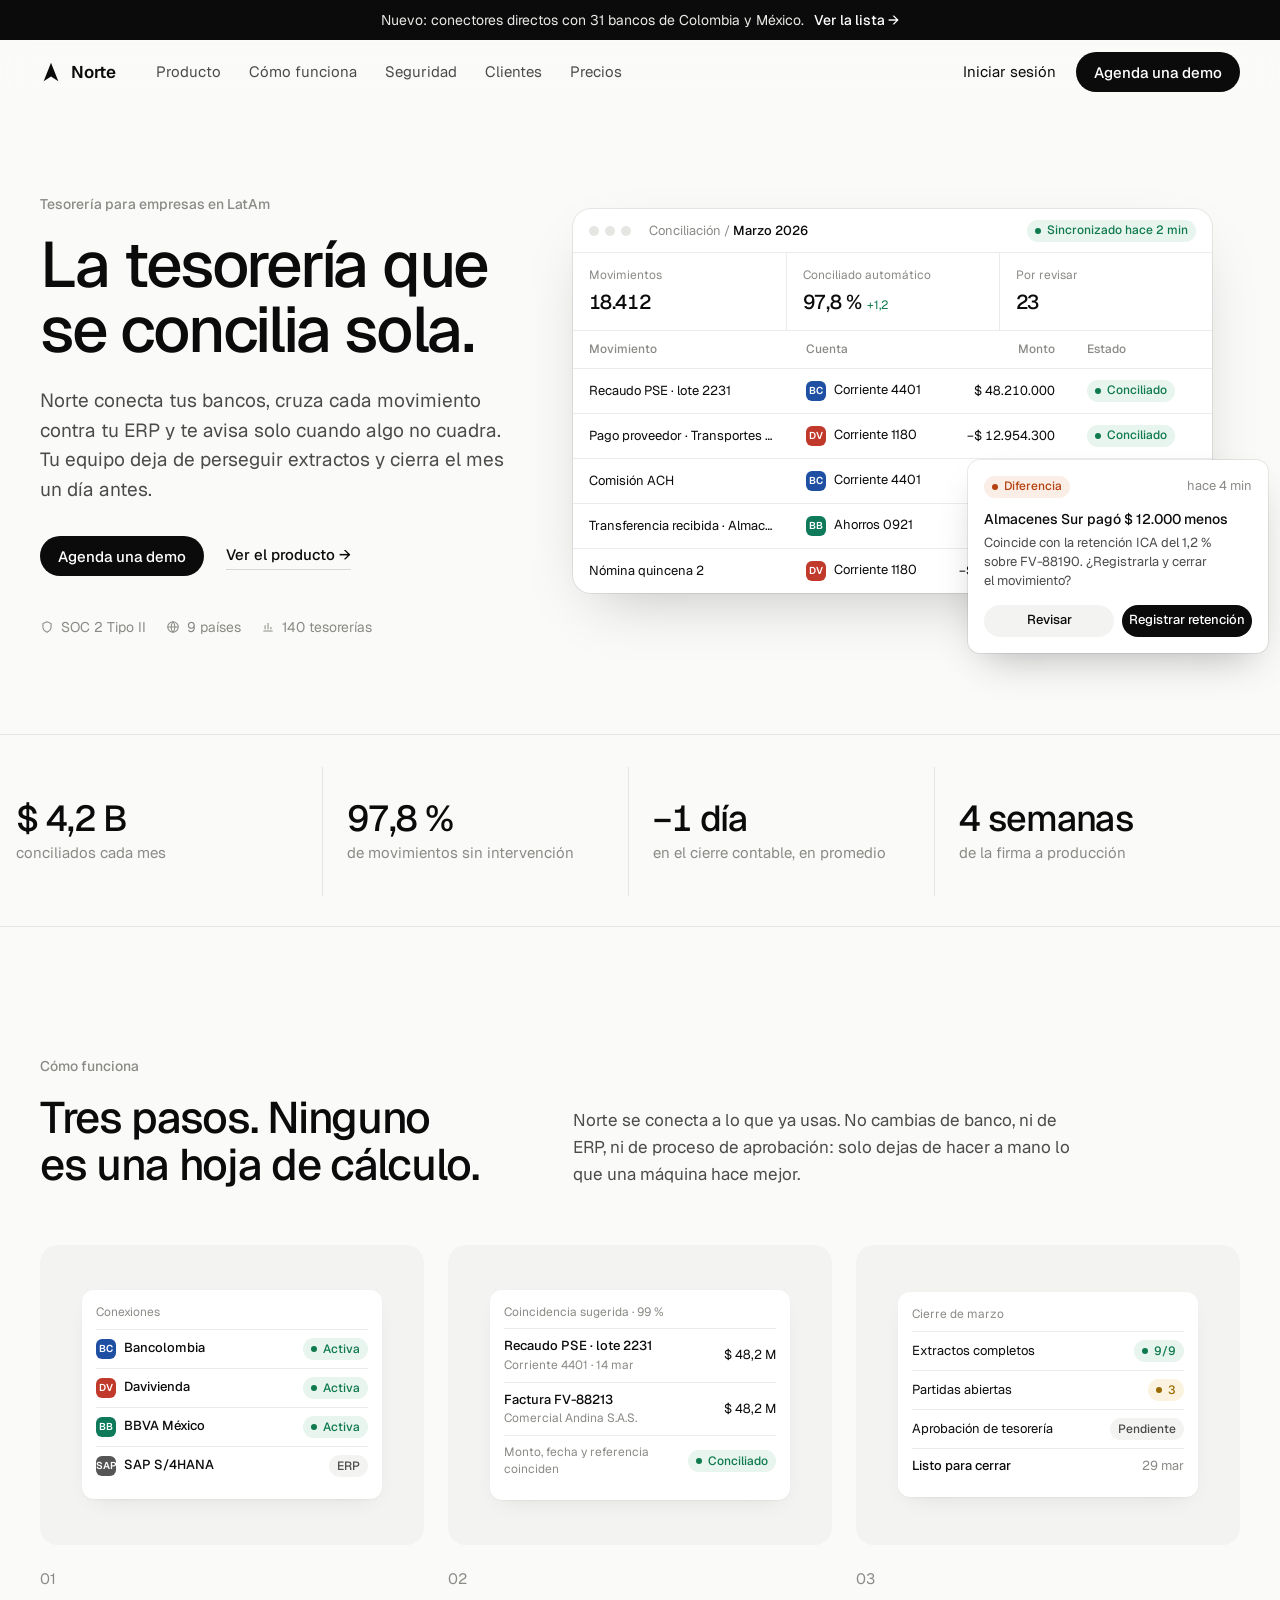
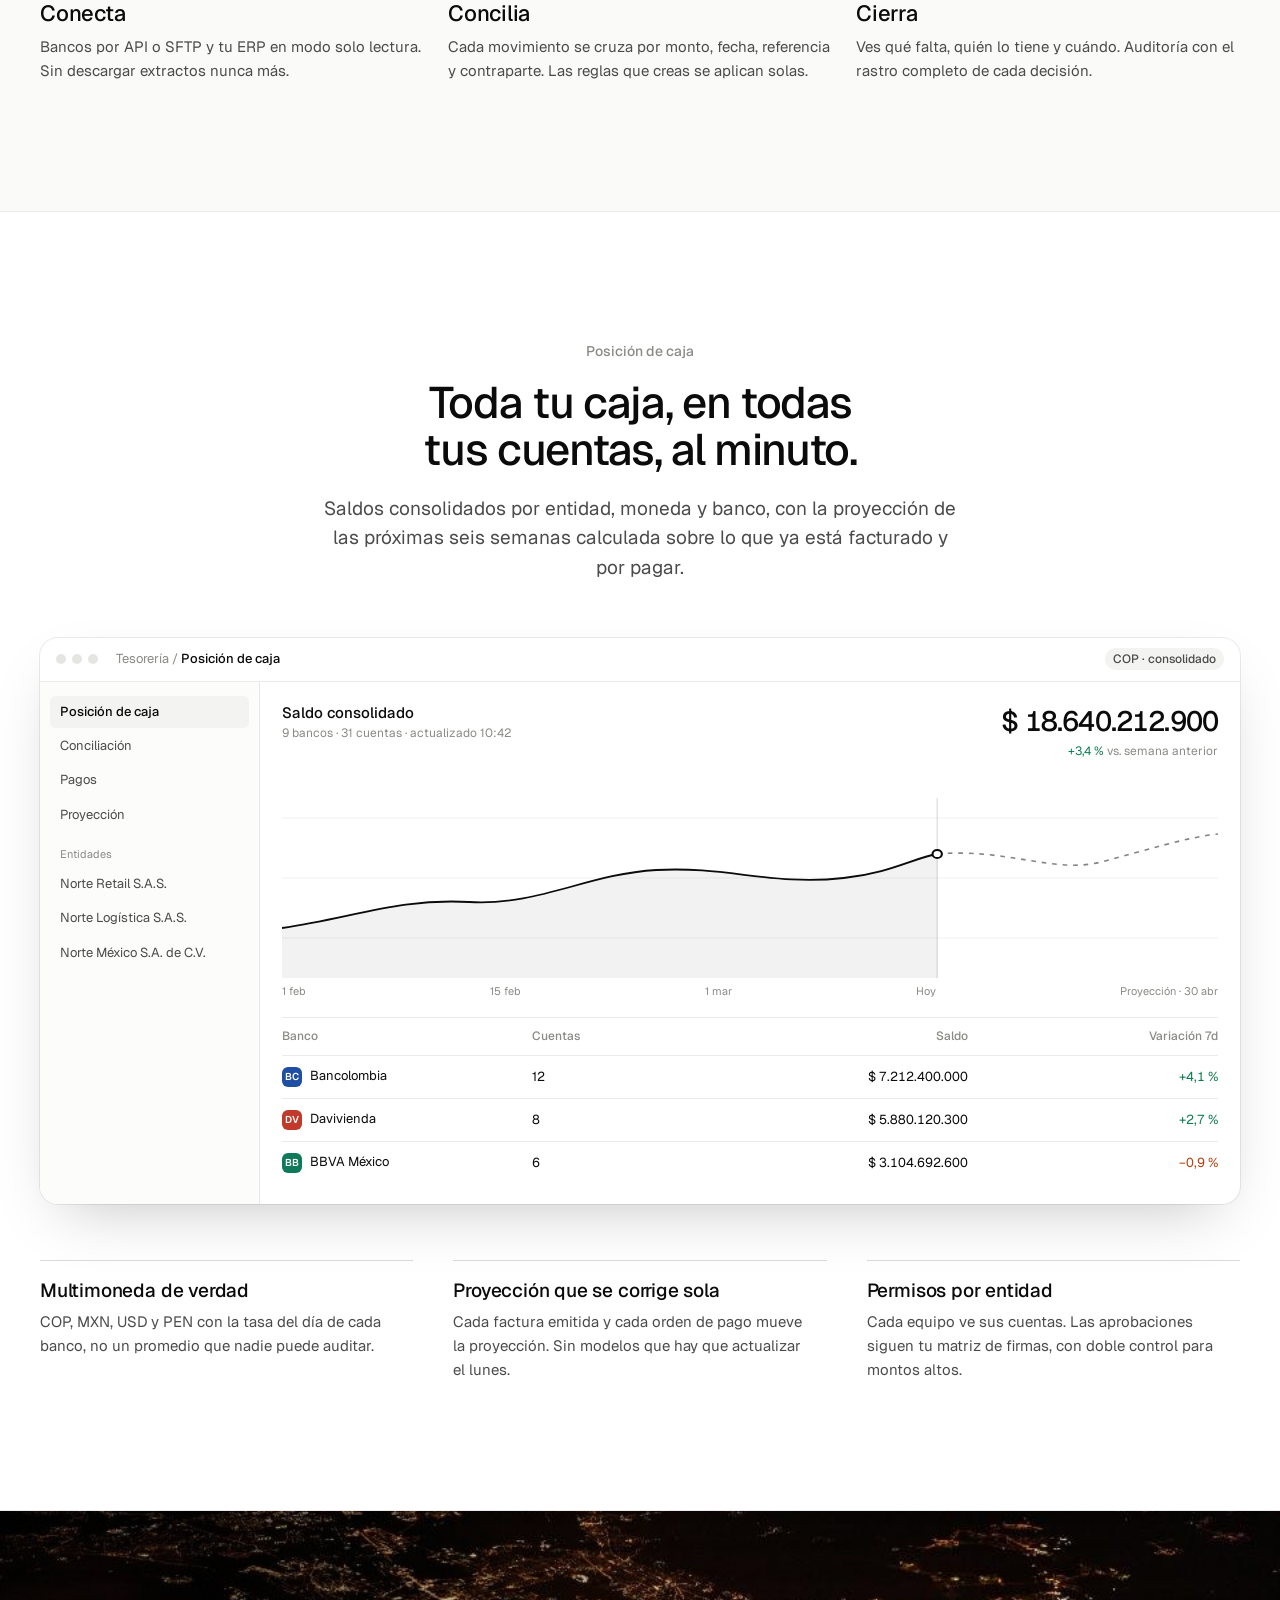
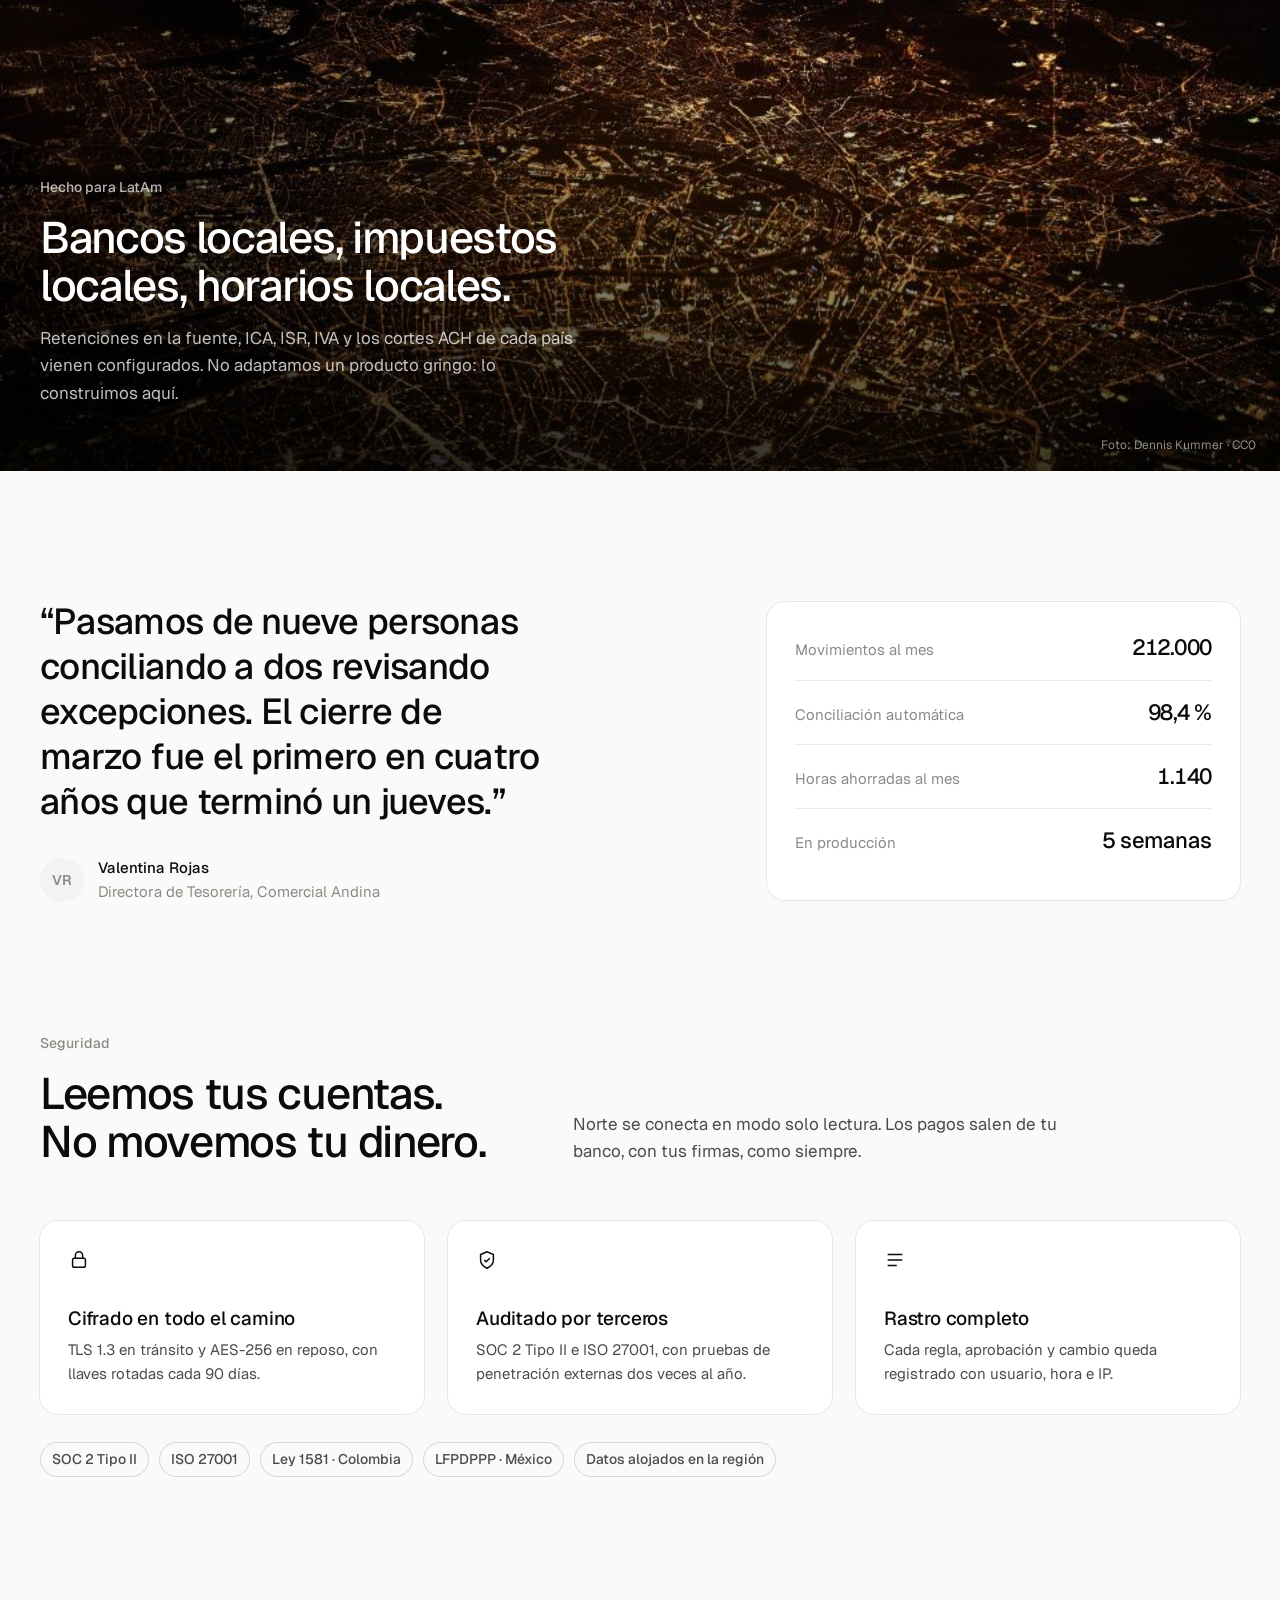
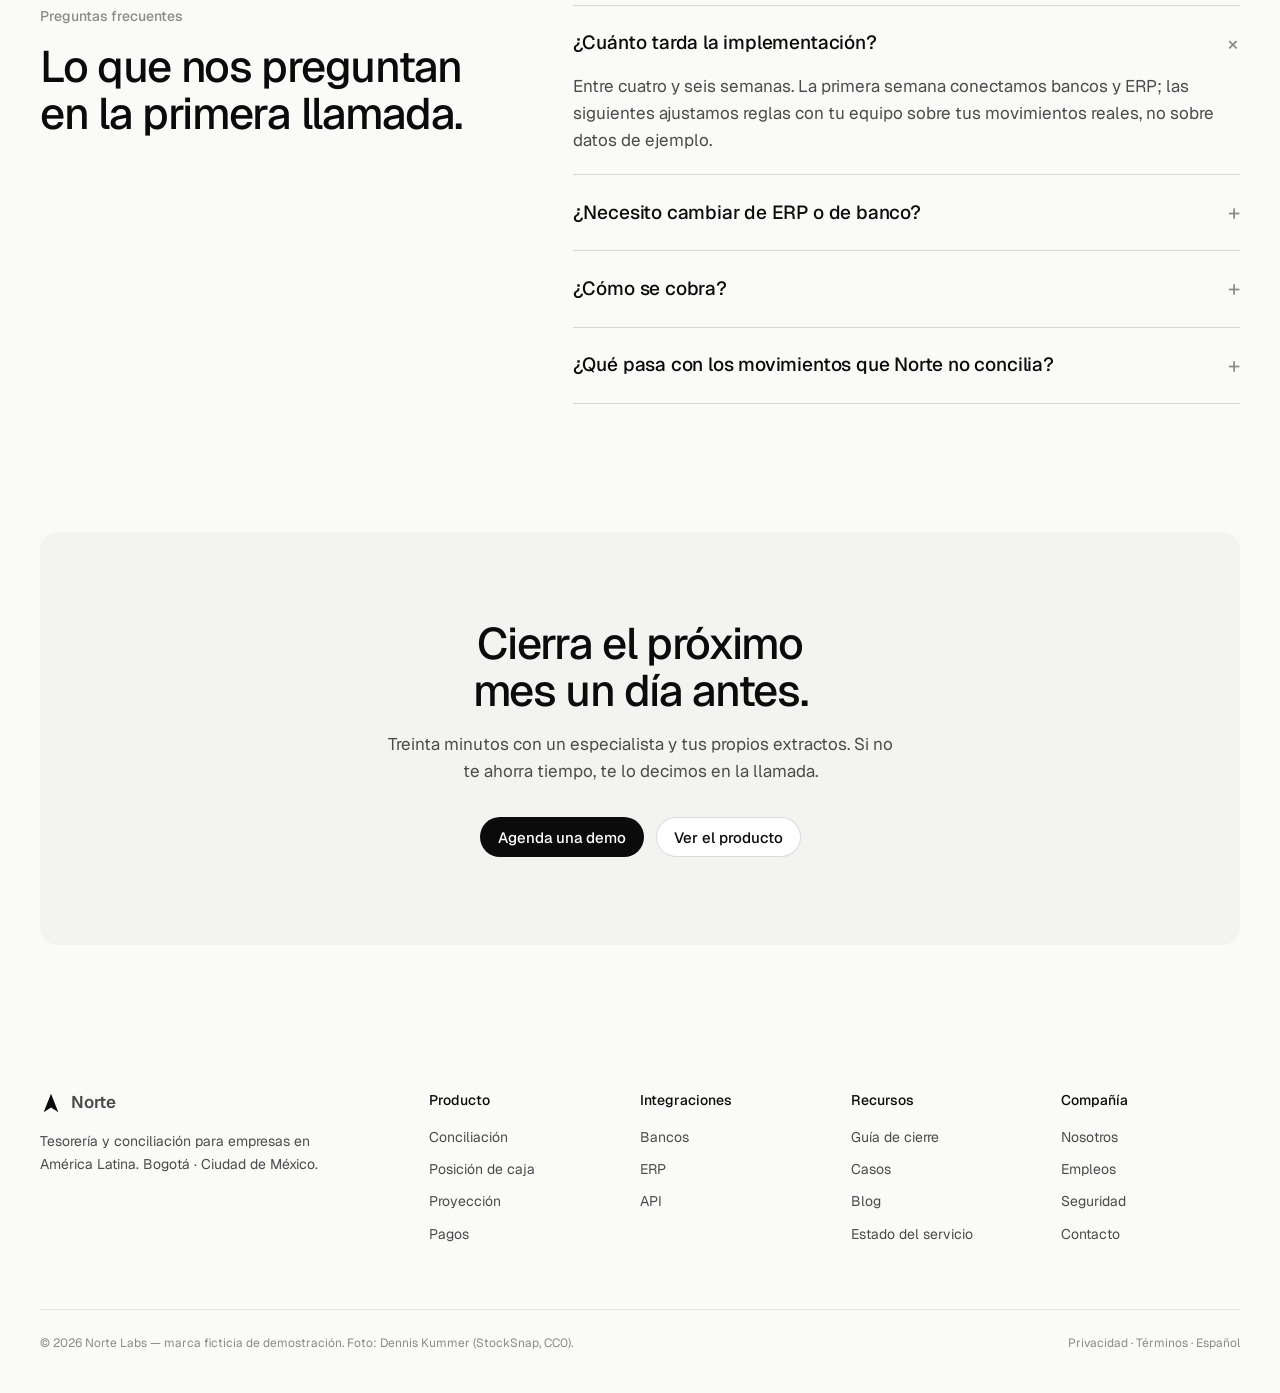
<file: plugins/architecture-mastery/skills/frontend-craft/templates/product-site/index.html>
<!doctype html>
<html lang="es">
<head>
<meta charset="utf-8">
<meta name="viewport" content="width=device-width, initial-scale=1">
<title>Norte — La tesorería que se concilia sola</title>
<meta name="description" content="Norte conecta tus bancos, concilia cada movimiento contra tu ERP y te deja cerrar el mes un día antes.">
<link rel="preconnect" href="https://fonts.googleapis.com">
<link rel="preconnect" href="https://fonts.gstatic.com" crossorigin>
<link href="https://fonts.googleapis.com/css2?family=Geist:wght@400;500;600&display=swap" rel="stylesheet">
<style>
/* Calibrado con referencias medidas (dissect.mjs): Plada, Founderdex, Apple, YC.
   Una familia · H1 64/500/-0.035em · cuerpo 17/1.6 · contenedor 1200 · nav 64 · botones píldora 40.
   El producto es la ilustración. Motion: casi ninguno. */
:root{
  --bg:#fafaf9; --surface:#fff; --stage:#f3f3f1; --ink:#0b0b0b; --ink-2:#4b4b4b; --ink-3:#8a8a86;
  --line:rgba(0,0,0,.08); --line-2:rgba(0,0,0,.14);
  --pos:#0e7a4d; --pos-bg:#e8f4ee; --neg:#b4410f; --neg-bg:#fbeee7; --warn:#9a6a00; --warn-bg:#fbf3df;
  --sans:"Geist", "Inter", system-ui, sans-serif;
  --container:1200px; --gutter:24px;
  --r-s:8px; --r-m:12px; --r-l:18px;
  --shadow:0 1px 2px rgba(0,0,0,.04),0 8px 24px -12px rgba(0,0,0,.12);
  --ease:cubic-bezier(.2,.7,.2,1);
}
*{box-sizing:border-box;margin:0}
html{background:var(--bg);color:var(--ink);-webkit-font-smoothing:antialiased;text-rendering:optimizeLegibility;overflow-x:clip}
body{font:400 17px/1.6 var(--sans);font-feature-settings:"ss01","cv11"}
a{color:inherit;text-decoration:none}
img{display:block;max-width:100%}
.wrap{max-width:calc(var(--container) + var(--gutter) * 2);margin:0 auto;padding:0 var(--gutter)}
.num{font-variant-numeric:tabular-nums}
.eyebrow{font-size:14px;font-weight:500;color:var(--ink-3);margin-bottom:16px}
h1{font-size:64px;font-weight:500;line-height:1.02;letter-spacing:-.035em;text-wrap:balance}
h2{font-size:44px;font-weight:500;line-height:1.08;letter-spacing:-.03em;text-wrap:balance}
h3{font-size:22px;font-weight:500;line-height:1.3;letter-spacing:-.01em}
.lead{font-size:19px;line-height:1.55;color:var(--ink-2);max-width:34em;text-wrap:pretty}
p{color:var(--ink-2);text-wrap:pretty}
.btn{display:inline-flex;align-items:center;gap:8px;height:40px;padding:0 18px;border-radius:999px;font:500 15px/1 var(--sans);white-space:nowrap;transition:background .2s,transform .2s var(--ease)}
.btn-dark{background:var(--ink);color:#fff}
.btn-dark:hover{background:#2a2a2a}
.btn-light{background:var(--surface);box-shadow:inset 0 0 0 1px var(--line-2)}
.btn-light:hover{background:var(--stage)}
.link{white-space:nowrap;display:inline-flex;align-items:center;gap:6px;font-weight:500;font-size:15px;border-bottom:1px solid var(--line-2);padding-bottom:2px}
.link:hover{border-color:var(--ink)}
:focus-visible{outline:2px solid #2563eb;outline-offset:2px;border-radius:6px}

/* anuncio + nav */
.announce{background:var(--ink);color:#e9e9e6;font-size:14px;text-align:center;padding:9px 16px}
.announce a{color:#fff;font-weight:500;margin-left:6px}
.nav{position:sticky;top:0;z-index:20;background:rgba(250,250,249,.82);backdrop-filter:blur(14px) saturate(160%);border-bottom:1px solid transparent;transition:border-color .2s}
.nav.scrolled{border-color:var(--line)}
.nav .wrap{display:flex;align-items:center;height:64px;gap:40px}
.logo{display:flex;align-items:center;gap:9px;font-weight:600;font-size:17px;letter-spacing:-.01em}
.logo svg{width:22px;height:22px}
.nav ul{display:flex;gap:28px;list-style:none;padding:0;font-size:15px;color:var(--ink-2)}
.nav ul a:hover{color:var(--ink)}
.nav .right{margin-left:auto;display:flex;align-items:center;gap:20px;font-size:15px}

/* hero */
.hero{padding:88px 0 96px}
.hero .wrap{display:grid;grid-template-columns:minmax(0,5fr) minmax(0,7fr);gap:56px;align-items:center}
.hero .ctas{display:flex;align-items:center;gap:22px;margin-top:32px}
.hero .proof{margin-top:40px;display:flex;gap:20px;flex-wrap:wrap;font-size:14px;color:var(--ink-3)}
.hero .proof span{display:inline-flex;align-items:center;gap:7px}
.hero .proof svg{width:14px;height:14px;stroke:var(--ink-3);fill:none;stroke-width:1.8}

/* ventana de producto */
.app{min-width:0;position:relative;background:var(--surface);border-radius:var(--r-l);box-shadow:0 0 0 1px var(--line),0 24px 60px -24px rgba(0,0,0,.25);overflow:hidden;font-size:13px;line-height:1.4}
.app-top{display:flex;align-items:center;gap:10px;height:44px;padding:0 16px;border-bottom:1px solid var(--line)}
.dots{display:flex;gap:6px}.dots i{width:10px;height:10px;border-radius:50%;background:#e5e5e2}
.crumb{color:var(--ink-3);margin-left:8px}.crumb b{color:var(--ink);font-weight:500}
.app-top .pill{margin-left:auto}
.pill{display:inline-flex;align-items:center;gap:6px;height:22px;padding:0 8px;border-radius:999px;font-size:12px;font-weight:500;white-space:nowrap}
.pill.pos{background:var(--pos-bg);color:var(--pos)}.pill.neg{background:var(--neg-bg);color:var(--neg)}.pill.warn{background:var(--warn-bg);color:var(--warn)}.pill.neu{background:var(--stage);color:var(--ink-2)}
.pill.pos::before,.pill.neg::before,.pill.warn::before{content:"";width:6px;height:6px;border-radius:50%;background:currentColor}
.app-kpis{display:grid;grid-template-columns:repeat(3,1fr);border-bottom:1px solid var(--line)}
.app-kpis div{padding:14px 16px}
.app-kpis div+div{border-left:1px solid var(--line)}
.app-kpis small{display:block;color:var(--ink-3);font-size:12px;margin-bottom:4px}
.app-kpis strong{font-size:20px;font-weight:500;letter-spacing:-.02em}
.app-kpis em{font-style:normal;font-size:12px;color:var(--pos);margin-left:6px}
table{width:100%;border-collapse:collapse;table-layout:fixed}
th{font-weight:500;color:var(--ink-3);font-size:12px;text-align:left;padding:10px 16px;border-bottom:1px solid var(--line)}
td{vertical-align:middle;padding:11px 16px;border-bottom:1px solid var(--line);white-space:nowrap;overflow:hidden;text-overflow:ellipsis}
td.r,th.r{text-align:right}
tr:last-child td{border-bottom:0}
.bank{display:inline-grid;place-items:center;width:20px;height:20px;border-radius:6px;font-size:10px;font-weight:600;color:#fff;margin-right:8px;vertical-align:middle;line-height:1}
.float{position:absolute;right:-28px;bottom:-30px;width:300px;background:var(--surface);border-radius:var(--r-m);box-shadow:0 0 0 1px var(--line),0 18px 40px -16px rgba(0,0,0,.3);padding:16px;font-size:13px}
.float .row{display:flex;justify-content:space-between;align-items:center}
.float h4{font-weight:500;font-size:14px;margin:10px 0 4px}
.float p{font-size:13px;line-height:1.45;color:var(--ink-2)}
.float .acts{display:flex;gap:8px;margin-top:14px}
.float .acts span{flex:1;height:32px;border-radius:999px;display:grid;place-items:center;font-weight:500}
.float .acts .ok{background:var(--ink);color:#fff}.float .acts .no{background:var(--stage)}
.hero-visual{position:relative;padding:0 28px 30px 0}

/* métricas */
.metrics{border-top:1px solid var(--line);border-bottom:1px solid var(--line)}
.metrics .wrap{display:grid;grid-template-columns:repeat(4,1fr)}
.metrics div{padding:32px 24px 30px 0}
.metrics div+div{padding-left:24px;border-left:1px solid var(--line)}
.metrics strong{display:block;font-size:36px;font-weight:500;letter-spacing:-.03em;line-height:1.1}
.metrics span{font-size:15px;color:var(--ink-3)}

/* secciones */
section.block{padding:128px 0}
.head{display:grid;grid-template-columns:minmax(0,5fr) minmax(0,7fr);gap:56px;align-items:end;margin-bottom:56px}
.head p{max-width:30em}
.steps{display:grid;grid-template-columns:repeat(3,1fr);gap:24px}
.stage{background:var(--stage);border-radius:var(--r-l);height:300px;display:grid;place-items:center;padding:28px;margin-bottom:22px;overflow:hidden}
.mini{width:100%;max-width:300px;background:var(--surface);border-radius:var(--r-m);box-shadow:var(--shadow);font-size:13px;line-height:1.4;padding:14px}
.mini .line{display:flex;align-items:center;justify-content:space-between;padding:8px 0;border-top:1px solid var(--line)}
.mini .line:first-of-type{border-top:0}
.mini b{font-weight:500}
.mini small{color:var(--ink-3);font-size:12px}
.steps h3{margin-bottom:8px}
.steps p{font-size:15px}
.k{font-size:12px;color:var(--ink-3);margin-bottom:8px}

/* producto grande */
.showcase{background:var(--surface);border-top:1px solid var(--line);border-bottom:1px solid var(--line)}
.showcase .center{text-align:center;max-width:760px;margin:0 auto 56px}
.showcase .center .lead{margin:20px auto 0}
.dash{display:grid;grid-template-columns:220px 1fr;font-size:13px}
.dash aside{border-right:1px solid var(--line);padding:14px 10px;display:grid;align-content:start;gap:2px;background:#fcfcfb}
.dash aside a{padding:7px 10px;border-radius:6px;color:var(--ink-2)}
.dash aside a.on{background:var(--stage);color:var(--ink);font-weight:500}
.dash aside .sep{font-size:11px;color:var(--ink-3);padding:14px 10px 4px}
.dash .main{padding:20px 22px}
.dash .main h4{font-size:15px;font-weight:500}
.dash .main .sub{color:var(--ink-3);font-size:12px;margin-top:2px}
.chart{height:200px;margin:18px 0 6px}
.chart svg{width:100%;height:100%}
.axis{display:flex;justify-content:space-between;color:var(--ink-3);font-size:11px}
.grid3{display:grid;grid-template-columns:repeat(3,1fr);gap:40px;margin-top:56px}
.grid3 h3{font-size:19px;margin-bottom:6px}
.grid3 p{font-size:15px}
.grid3>div{border-top:1px solid var(--line-2);padding-top:18px}

/* foto */
.photo{position:relative;height:560px;overflow:hidden;color:#fff}
.photo img{position:absolute;inset:0;width:100%;height:100%;object-fit:cover}
.photo::after{content:"";position:absolute;inset:0;background:linear-gradient(0deg,rgba(0,0,0,.78),rgba(0,0,0,0) 65%),linear-gradient(90deg,rgba(0,0,0,.55),rgba(0,0,0,0) 70%)}
.photo .wrap{position:relative;z-index:1;height:100%;display:flex;flex-direction:column;justify-content:flex-end;padding-bottom:64px}
.photo h2{max-width:15em;color:#fff}
.photo p{color:rgba(255,255,255,.75);margin-top:16px;max-width:32em}
.photo .credit{position:absolute;right:var(--gutter);bottom:16px;font-size:12px;color:rgba(255,255,255,.55);z-index:1}

/* testimonio */
.quote{display:grid;grid-template-columns:minmax(0,7fr) minmax(0,5fr);gap:64px;align-items:center}
blockquote{font-size:36px;font-weight:500;line-height:1.25;letter-spacing:-.02em;text-wrap:balance}
.who{display:flex;align-items:center;gap:14px;margin-top:32px;font-size:15px}
.mono{width:44px;height:44px;border-radius:50%;background:var(--stage);display:grid;place-items:center;font-weight:600;font-size:14px;color:var(--ink-2)}
.who b{display:block;font-weight:500;color:var(--ink)}
.who span{color:var(--ink-3)}
.case{background:var(--surface);border-radius:var(--r-l);box-shadow:0 0 0 1px var(--line);padding:28px}
.case .row{display:flex;justify-content:space-between;align-items:baseline;padding:14px 0;border-top:1px solid var(--line)}
.case .row:first-of-type{border-top:0;padding-top:0}
.case .row span{color:var(--ink-3);font-size:15px}
.case .row strong{font-size:22px;font-weight:500;letter-spacing:-.02em}

/* seguridad */
.sec{display:grid;grid-template-columns:repeat(3,1fr);gap:24px}
.sec>div{background:var(--surface);border-radius:var(--r-l);box-shadow:0 0 0 1px var(--line);padding:28px}
.sec svg{width:22px;height:22px;stroke:var(--ink);fill:none;stroke-width:1.6;margin-bottom:28px}
.sec h3{font-size:19px;margin-bottom:6px}
.sec p{font-size:15px}
.badges{display:flex;gap:10px;flex-wrap:wrap;margin-top:28px}
.badges span{font-size:14px;font-weight:500;padding:6px 12px;border-radius:999px;box-shadow:inset 0 0 0 1px var(--line-2);color:var(--ink-2)}

/* faq */
.faq{display:grid;grid-template-columns:minmax(0,5fr) minmax(0,7fr);gap:56px}
details{border-top:1px solid var(--line-2);padding:20px 0}
details:last-child{border-bottom:1px solid var(--line-2)}
summary{list-style:none;cursor:pointer;display:flex;justify-content:space-between;align-items:center;font-weight:500;font-size:19px;letter-spacing:-.01em}
summary::-webkit-details-marker{display:none}
summary::after{content:"+";font-weight:400;color:var(--ink-3);font-size:22px;transition:transform .2s var(--ease)}
details[open] summary::after{transform:rotate(45deg)}
details p{margin-top:12px;font-size:17px;max-width:38em}

/* cta */
.cta{background:var(--stage);border-radius:var(--r-l);padding:88px 32px;text-align:center}
.cta h2{max-width:14em;margin:0 auto}
.cta p{margin:16px auto 32px;max-width:30em}
.cta .ctas{display:flex;justify-content:center;gap:12px}

/* footer */
footer{padding:80px 0 40px;font-size:14px;color:var(--ink-2)}
footer .cols{display:grid;grid-template-columns:2fr repeat(4,1fr);gap:32px}
footer h5{font-size:14px;font-weight:500;color:var(--ink);margin-bottom:14px}
footer ul{list-style:none;padding:0;display:grid;gap:10px}
footer a:hover{color:var(--ink)}
footer .legal{display:flex;justify-content:space-between;gap:16px;flex-wrap:wrap;margin-top:64px;padding-top:24px;border-top:1px solid var(--line);color:var(--ink-3);font-size:12px}

/* aparición sobria */
.in{opacity:0;transform:translateY(8px);transition:opacity .6s var(--ease),transform .6s var(--ease)}
.in.on{opacity:1;transform:none}

@media (max-width:960px){
  h1{font-size:44px}
  h2{font-size:36px}
  .nav ul,.nav .right .login{display:none}
  .hero{padding:48px 0 72px}
  .hero .wrap,.head,.quote,.faq{grid-template-columns:minmax(0,1fr);gap:32px}
  .hero-visual{padding:0}
  .float{position:relative;right:auto;bottom:auto;width:auto;margin-top:12px}
  .app{font-size:12px}
  .crumb{display:none}
  .app-kpis div:nth-child(3){display:none}
  .app-kpis{grid-template-columns:1fr 1fr}
  .app-kpis strong{font-size:18px;white-space:nowrap}
  .hero .app table th:nth-child(2),.hero .app table td:nth-child(2){display:none}
  .metrics .wrap{grid-template-columns:1fr 1fr}
  .metrics div:nth-child(3){padding-left:0;border-left:0}
  .metrics div:nth-child(n+3){border-top:1px solid var(--line)}
  section.block{padding:88px 0}
  .steps,.sec,.grid3{grid-template-columns:minmax(0,1fr)}
  .dash{grid-template-columns:minmax(0,1fr)}
  .dash aside{display:none}
  .photo{height:460px}
  blockquote{font-size:22px}
  .cta{padding:64px 20px}
  .cta .ctas{flex-direction:column;align-items:center}
  footer .cols{grid-template-columns:1fr 1fr}
  footer .cols>div:first-child{grid-column:1/-1}
}
@media (prefers-reduced-motion:reduce){.in{opacity:1;transform:none;transition:none}}
</style>
</head>
<body>
<div class="announce">Nuevo: conectores directos con 31 bancos de Colombia y México. <a href="#integraciones">Ver la lista →</a></div>

<header class="nav" id="nav">
  <div class="wrap">
    <a class="logo" href="#"><svg viewBox="0 0 24 24" aria-hidden="true"><path d="M12 2 4 22l8-5 8 5z" fill="#0b0b0b"/></svg>Norte</a>
    <ul>
      <li><a href="#producto">Producto</a></li>
      <li><a href="#como">Cómo funciona</a></li>
      <li><a href="#seguridad">Seguridad</a></li>
      <li><a href="#clientes">Clientes</a></li>
      <li><a href="#precios">Precios</a></li>
    </ul>
    <div class="right">
      <a class="login" href="#">Iniciar sesión</a>
      <a class="btn btn-dark" href="#demo" data-cta-primary>Agenda una demo</a>
    </div>
  </div>
</header>

<main>
  <section class="hero" data-hero>
    <div class="wrap">
      <div>
        <p class="eyebrow">Tesorería para empresas en LatAm</p>
        <h1>La tesorería que se concilia sola.</h1>
        <p class="lead" style="margin-top:24px">Norte conecta tus bancos, cruza cada movimiento contra tu ERP y te avisa solo cuando algo no cuadra. Tu equipo deja de perseguir extractos y cierra el mes un día antes.</p>
        <div class="ctas"><a class="btn btn-dark" href="#demo">Agenda una demo</a><a class="link" href="#producto">Ver el producto →</a></div>
        <div class="proof">
          <span><svg viewBox="0 0 24 24"><path d="M12 3 5 6v6c0 4 3 7 7 9 4-2 7-5 7-9V6z"/></svg>SOC 2 Tipo II</span>
          <span><svg viewBox="0 0 24 24"><circle cx="12" cy="12" r="9"/><path d="M3 12h18M12 3a14 14 0 0 1 0 18M12 3a14 14 0 0 0 0 18"/></svg>9 países</span>
          <span><svg viewBox="0 0 24 24"><path d="M4 19h16M7 16V9m5 7V5m5 11v-4"/></svg>140 tesorerías</span>
        </div>
      </div>

      <div class="hero-visual in">
        <div class="app" role="img" aria-label="Pantalla de conciliación de Norte">
          <div class="app-top"><span class="dots"><i></i><i></i><i></i></span><span class="crumb">Conciliación / <b>Marzo 2026</b></span><span class="pill pos">Sincronizado hace 2 min</span></div>
          <div class="app-kpis">
            <div><small>Movimientos</small><strong class="num">18.412</strong></div>
            <div><small>Conciliado automático</small><strong class="num">97,8 %</strong><em>+1,2</em></div>
            <div><small>Por revisar</small><strong class="num">23</strong></div>
          </div>
          <table>
            <colgroup><col style="width:34%"><col style="width:23%"><col style="width:21%"><col style="width:22%"></colgroup>
            <thead><tr><th>Movimiento</th><th>Cuenta</th><th class="r">Monto</th><th>Estado</th></tr></thead>
            <tbody>
              <tr><td>Recaudo PSE · lote 2231</td><td><span class="bank" style="background:#1f4fa3">BC</span>Corriente 4401</td><td class="r num">$ 48.210.000</td><td><span class="pill pos">Conciliado</span></td></tr>
              <tr><td>Pago proveedor · Transportes Ruta</td><td><span class="bank" style="background:#c0392b">DV</span>Corriente 1180</td><td class="r num">−$ 12.954.300</td><td><span class="pill pos">Conciliado</span></td></tr>
              <tr><td>Comisión ACH</td><td><span class="bank" style="background:#1f4fa3">BC</span>Corriente 4401</td><td class="r num">−$ 18.900</td><td><span class="pill pos">Regla</span></td></tr>
              <tr><td>Transferencia recibida · Almacenes Sur</td><td><span class="bank" style="background:#0f7a5a">BB</span>Ahorros 0921</td><td class="r num">$ 7.402.000</td><td><span class="pill warn">Parcial</span></td></tr>
              <tr><td>Nómina quincena 2</td><td><span class="bank" style="background:#c0392b">DV</span>Corriente 1180</td><td class="r num">−$ 231.880.450</td><td><span class="pill pos">Conciliado</span></td></tr>
            </tbody>
          </table>
        </div>
        <div class="float">
          <div class="row"><span class="pill neg">Diferencia</span><span style="color:var(--ink-3)">hace 4 min</span></div>
          <h4>Almacenes Sur pagó $ 12.000 menos</h4>
          <p>Coincide con la retención ICA del 1,2 % sobre FV-88190. ¿Registrarla y cerrar el movimiento?</p>
          <div class="acts"><span class="no">Revisar</span><span class="ok">Registrar retención</span></div>
        </div>
      </div>
    </div>
  </section>

  <div class="metrics" id="clientes">
    <div class="wrap">
      <div><strong class="num">$ 4,2 B</strong><span>conciliados cada mes</span></div>
      <div><strong class="num">97,8 %</strong><span>de movimientos sin intervención</span></div>
      <div><strong class="num">−1 día</strong><span>en el cierre contable, en promedio</span></div>
      <div><strong class="num">4 semanas</strong><span>de la firma a producción</span></div>
    </div>
  </div>

  <section class="block" id="como">
    <div class="wrap">
      <div class="head in">
        <div><p class="eyebrow">Cómo funciona</p><h2>Tres pasos. Ninguno es una hoja de cálculo.</h2></div>
        <p>Norte se conecta a lo que ya usas. No cambias de banco, ni de ERP, ni de proceso de aprobación: solo dejas de hacer a mano lo que una máquina hace mejor.</p>
      </div>
      <div class="steps">
        <div class="in">
          <div class="stage" role="img" aria-label="Lista de conexiones bancarias y ERP activas"><div class="mini">
            <div class="k">Conexiones</div>
            <div class="line"><span><span class="bank" style="background:#1f4fa3">BC</span><b>Bancolombia</b></span><span class="pill pos">Activa</span></div>
            <div class="line"><span><span class="bank" style="background:#c0392b">DV</span><b>Davivienda</b></span><span class="pill pos">Activa</span></div>
            <div class="line"><span><span class="bank" style="background:#0f7a5a">BB</span><b>BBVA México</b></span><span class="pill pos">Activa</span></div>
            <div class="line"><span><span class="bank" style="background:#555">SAP</span><b>SAP S/4HANA</b></span><span class="pill neu">ERP</span></div>
          </div></div>
          <p class="k">01</p><h3>Conecta</h3><p>Bancos por API o SFTP y tu ERP en modo solo lectura. Sin descargar extractos nunca más.</p>
        </div>
        <div class="in">
          <div class="stage" role="img" aria-label="Coincidencia sugerida entre un recaudo y una factura"><div class="mini">
            <div class="k">Coincidencia sugerida · 99 %</div>
            <div class="line"><span><b>Recaudo PSE · lote 2231</b><br><small>Corriente 4401 · 14 mar</small></span><span class="num">$ 48,2 M</span></div>
            <div class="line"><span><b>Factura FV-88213</b><br><small>Comercial Andina S.A.S.</small></span><span class="num">$ 48,2 M</span></div>
            <div class="line"><small>Monto, fecha y referencia coinciden</small><span class="pill pos">Conciliado</span></div>
          </div></div>
          <p class="k">02</p><h3>Concilia</h3><p>Cada movimiento se cruza por monto, fecha, referencia y contraparte. Las reglas que creas se aplican solas.</p>
        </div>
        <div class="in">
          <div class="stage" role="img" aria-label="Checklist del cierre de marzo"><div class="mini">
            <div class="k">Cierre de marzo</div>
            <div class="line"><span>Extractos completos</span><span class="pill pos">9/9</span></div>
            <div class="line"><span>Partidas abiertas</span><span class="pill warn">3</span></div>
            <div class="line"><span>Aprobación de tesorería</span><span class="pill neu">Pendiente</span></div>
            <div class="line"><span><b>Listo para cerrar</b></span><span class="num" style="color:var(--ink-3)">29 mar</span></div>
          </div></div>
          <p class="k">03</p><h3>Cierra</h3><p>Ves qué falta, quién lo tiene y cuándo. Auditoría con el rastro completo de cada decisión.</p>
        </div>
      </div>
    </div>
  </section>

  <section class="block showcase" id="producto">
    <div class="wrap">
      <div class="center in">
        <p class="eyebrow">Posición de caja</p>
        <h2>Toda tu caja, en todas tus cuentas, al minuto.</h2>
        <p class="lead">Saldos consolidados por entidad, moneda y banco, con la proyección de las próximas seis semanas calculada sobre lo que ya está facturado y por pagar.</p>
      </div>
      <div class="app in" role="img" aria-label="Panel de posición de caja de Norte">
        <div class="app-top"><span class="dots"><i></i><i></i><i></i></span><span class="crumb">Tesorería / <b>Posición de caja</b></span><span class="pill neu" style="margin-left:auto">COP · consolidado</span></div>
        <div class="dash">
          <aside>
            <a class="on" href="#">Posición de caja</a><a href="#">Conciliación</a><a href="#">Pagos</a><a href="#">Proyección</a>
            <span class="sep">Entidades</span><a href="#">Norte Retail S.A.S.</a><a href="#">Norte Logística S.A.S.</a><a href="#">Norte México S.A. de C.V.</a>
          </aside>
          <div class="main">
            <div style="display:flex;justify-content:space-between;align-items:flex-start;gap:16px;flex-wrap:wrap">
              <div><h4>Saldo consolidado</h4><div class="sub">9 bancos · 31 cuentas · actualizado 10:42</div></div>
              <div style="text-align:right"><div style="font-size:28px;font-weight:500;letter-spacing:-.03em" class="num">$ 18.640.212.900</div><div class="sub"><span style="color:var(--pos)">+3,4 %</span> vs. semana anterior</div></div>
            </div>
            <div class="chart">
              <svg viewBox="0 0 800 200" preserveAspectRatio="none" aria-hidden="true">
                <g stroke="rgba(0,0,0,.06)"><line x1="0" x2="800" y1="40" y2="40"/><line x1="0" x2="800" y1="100" y2="100"/><line x1="0" x2="800" y1="160" y2="160"/></g>
                <path d="M0,150 C60,140 100,120 160,124 C220,128 260,96 320,92 C380,88 420,108 480,100 C520,95 540,80 560,76 L560,200 L0,200Z" fill="rgba(11,11,11,.05)"/>
                <path d="M0,150 C60,140 100,120 160,124 C220,128 260,96 320,92 C380,88 420,108 480,100 C520,95 540,80 560,76" fill="none" stroke="#0b0b0b" stroke-width="1.8"/>
                <path d="M560,76 C620,70 660,96 700,84 C740,72 770,60 800,56" fill="none" stroke="#0b0b0b" stroke-width="1.6" stroke-dasharray="4 5" opacity=".5"/>
                <line x1="560" x2="560" y1="20" y2="200" stroke="rgba(0,0,0,.15)"/>
                <circle cx="560" cy="76" r="4" fill="#fff" stroke="#0b0b0b" stroke-width="1.8"/>
              </svg>
            </div>
            <div class="axis"><span>1 feb</span><span>15 feb</span><span>1 mar</span><span>Hoy</span><span>Proyección · 30 abr</span></div>
            <table style="margin-top:18px;border-top:1px solid var(--line)">
              <thead><tr><th style="padding-left:0">Banco</th><th>Cuentas</th><th class="r">Saldo</th><th class="r" style="padding-right:0">Variación 7d</th></tr></thead>
              <tbody>
                <tr><td style="padding-left:0"><span class="bank" style="background:#1f4fa3">BC</span>Bancolombia</td><td>12</td><td class="r num">$ 7.212.400.000</td><td class="r num" style="padding-right:0;color:var(--pos)">+4,1 %</td></tr>
                <tr><td style="padding-left:0"><span class="bank" style="background:#c0392b">DV</span>Davivienda</td><td>8</td><td class="r num">$ 5.880.120.300</td><td class="r num" style="padding-right:0;color:var(--pos)">+2,7 %</td></tr>
                <tr><td style="padding-left:0"><span class="bank" style="background:#0f7a5a">BB</span>BBVA México</td><td>6</td><td class="r num">$ 3.104.692.600</td><td class="r num" style="padding-right:0;color:var(--neg)">−0,9 %</td></tr>
              </tbody>
            </table>
          </div>
        </div>
      </div>
      <div class="grid3">
        <div class="in"><h3>Multimoneda de verdad</h3><p>COP, MXN, USD y PEN con la tasa del día de cada banco, no un promedio que nadie puede auditar.</p></div>
        <div class="in"><h3>Proyección que se corrige sola</h3><p>Cada factura emitida y cada orden de pago mueve la proyección. Sin modelos que hay que actualizar el lunes.</p></div>
        <div class="in"><h3>Permisos por entidad</h3><p>Cada equipo ve sus cuentas. Las aprobaciones siguen tu matriz de firmas, con doble control para montos altos.</p></div>
      </div>
    </div>
  </section>

  <section class="photo" aria-label="Presencia regional">
    <img src="img/ciudad.jpg" alt="Vista aérea nocturna de una ciudad" loading="lazy" width="3976" height="2652">
    <div class="wrap">
      <p class="eyebrow" style="color:rgba(255,255,255,.7)">Hecho para LatAm</p>
      <h2>Bancos locales, impuestos locales, horarios locales.</h2>
      <p>Retenciones en la fuente, ICA, ISR, IVA y los cortes ACH de cada país vienen configurados. No adaptamos un producto gringo: lo construimos aquí.</p>
    </div>
    <span class="credit">Foto: Dennis Kummer · CC0</span>
  </section>

  <section class="block">
    <div class="wrap quote">
      <div class="in">
        <blockquote>“Pasamos de nueve personas conciliando a dos revisando excepciones. El cierre de marzo fue el primero en cuatro años que terminó un jueves.”</blockquote>
        <div class="who"><span class="mono">VR</span><span><b>Valentina Rojas</b><span>Directora de Tesorería, Comercial Andina</span></span></div>
      </div>
      <div class="case in">
        <div class="row"><span>Movimientos al mes</span><strong class="num">212.000</strong></div>
        <div class="row"><span>Conciliación automática</span><strong class="num">98,4 %</strong></div>
        <div class="row"><span>Horas ahorradas al mes</span><strong class="num">1.140</strong></div>
        <div class="row"><span>En producción</span><strong>5 semanas</strong></div>
      </div>
    </div>
  </section>

  <section class="block" id="seguridad" style="padding-top:0">
    <div class="wrap">
      <div class="head in">
        <div><p class="eyebrow">Seguridad</p><h2>Leemos tus cuentas. No movemos tu dinero.</h2></div>
        <p>Norte se conecta en modo solo lectura. Los pagos salen de tu banco, con tus firmas, como siempre.</p>
      </div>
      <div class="sec">
        <div class="in"><svg viewBox="0 0 24 24"><rect x="5" y="10" width="14" height="10" rx="2"/><path d="M8 10V7a4 4 0 0 1 8 0v3"/></svg><h3>Cifrado en todo el camino</h3><p>TLS 1.3 en tránsito y AES-256 en reposo, con llaves rotadas cada 90 días.</p></div>
        <div class="in"><svg viewBox="0 0 24 24"><path d="M12 3 5 6v6c0 4 3 7 7 9 4-2 7-5 7-9V6z"/><path d="m9 12 2 2 4-4"/></svg><h3>Auditado por terceros</h3><p>SOC 2 Tipo II e ISO 27001, con pruebas de penetración externas dos veces al año.</p></div>
        <div class="in"><svg viewBox="0 0 24 24"><path d="M4 6h16M4 12h16M4 18h10"/></svg><h3>Rastro completo</h3><p>Cada regla, aprobación y cambio queda registrado con usuario, hora e IP.</p></div>
      </div>
      <div class="badges in"><span>SOC 2 Tipo II</span><span>ISO 27001</span><span>Ley 1581 · Colombia</span><span>LFPDPPP · México</span><span>Datos alojados en la región</span></div>
    </div>
  </section>

  <section class="block" id="precios" style="padding-top:0">
    <div class="wrap faq">
      <div class="in"><p class="eyebrow">Preguntas frecuentes</p><h2>Lo que nos preguntan en la primera llamada.</h2></div>
      <div class="in">
        <details open><summary>¿Cuánto tarda la implementación?</summary><p>Entre cuatro y seis semanas. La primera semana conectamos bancos y ERP; las siguientes ajustamos reglas con tu equipo sobre tus movimientos reales, no sobre datos de ejemplo.</p></details>
        <details><summary>¿Necesito cambiar de ERP o de banco?</summary><p>No. Norte trabaja con SAP, Oracle NetSuite, Siesa, World Office y Odoo, y con 31 bancos de Colombia y México. Si usas otro, lo conectamos por SFTP.</p></details>
        <details><summary>¿Cómo se cobra?</summary><p>Una tarifa mensual según el número de cuentas bancarias conectadas, desde 12 cuentas. Sin cobro por movimiento ni por usuario.</p></details>
        <details><summary>¿Qué pasa con los movimientos que Norte no concilia?</summary><p>Quedan en una bandeja de excepciones con la mejor sugerencia y la razón. Cuando tu equipo decide, Norte aprende la regla para la próxima vez.</p></details>
      </div>
    </div>
  </section>

  <section style="padding:0 0 64px" id="demo">
    <div class="wrap">
      <div class="cta in">
        <h2>Cierra el próximo mes un día antes.</h2>
        <p>Treinta minutos con un especialista y tus propios extractos. Si no te ahorra tiempo, te lo decimos en la llamada.</p>
        <div class="ctas"><a class="btn btn-dark" href="#demo" data-cta-final>Agenda una demo</a><a class="btn btn-light" href="#producto">Ver el producto</a></div>
      </div>
    </div>
  </section>
</main>

<footer>
  <div class="wrap">
    <div class="cols">
      <div><a class="logo" href="#"><svg viewBox="0 0 24 24" aria-hidden="true"><path d="M12 2 4 22l8-5 8 5z" fill="#0b0b0b"/></svg>Norte</a><p style="margin-top:14px;max-width:22em;font-size:14px">Tesorería y conciliación para empresas en América Latina. Bogotá · Ciudad de México.</p></div>
      <div><h5>Producto</h5><ul><li><a href="#">Conciliación</a></li><li><a href="#">Posición de caja</a></li><li><a href="#">Proyección</a></li><li><a href="#">Pagos</a></li></ul></div>
      <div><h5>Integraciones</h5><ul id="integraciones"><li><a href="#">Bancos</a></li><li><a href="#">ERP</a></li><li><a href="#">API</a></li></ul></div>
      <div><h5>Recursos</h5><ul><li><a href="#">Guía de cierre</a></li><li><a href="#">Casos</a></li><li><a href="#">Blog</a></li><li><a href="#">Estado del servicio</a></li></ul></div>
      <div><h5>Compañía</h5><ul><li><a href="#">Nosotros</a></li><li><a href="#">Empleos</a></li><li><a href="#">Seguridad</a></li><li><a href="#">Contacto</a></li></ul></div>
    </div>
    <div class="legal"><span>© 2026 Norte Labs — marca ficticia de demostración. Foto: Dennis Kummer (StockSnap, CC0).</span><span><a href="#">Privacidad</a> · <a href="#">Términos</a> · Español</span></div>
  </div>
</footer>

<script>
  const nav = document.getElementById("nav");
  addEventListener("scroll", () => nav.classList.toggle("scrolled", scrollY > 8), { passive: true });
  const io = new IntersectionObserver((es) => es.forEach((e) => { if (e.isIntersecting) { e.target.classList.add("on"); io.unobserve(e.target); } }), { rootMargin: "0px 0px -8% 0px" });
  document.querySelectorAll(".in").forEach((el) => io.observe(el));
</script>
</body>
</html>
</file>
